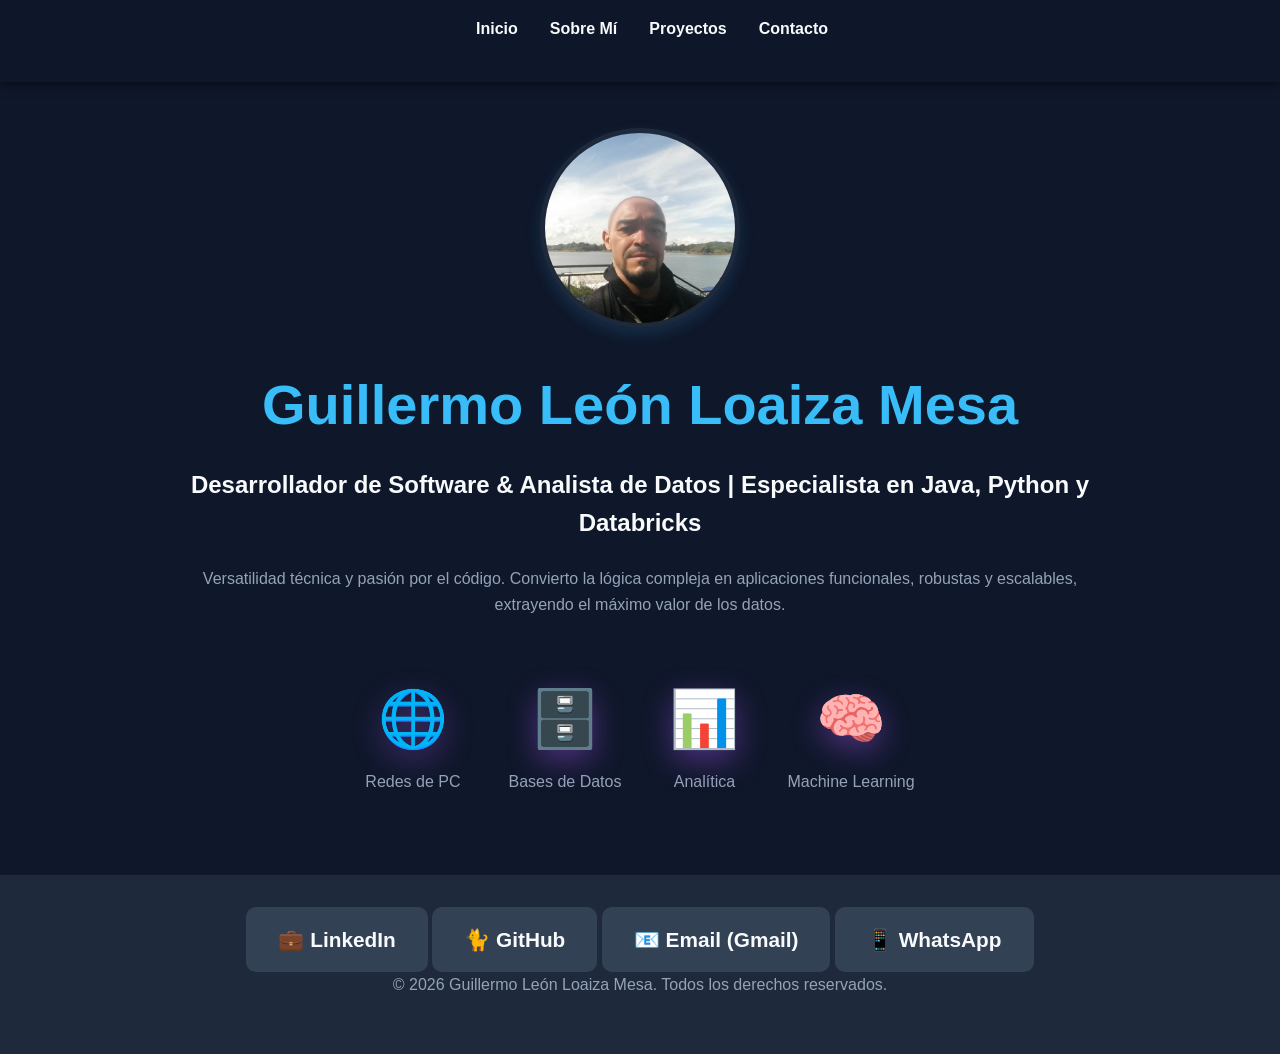
<file: index.html>
<!DOCTYPE html>
<html lang="es">
<head>
    <meta charset="UTF-8">
    <meta name="viewport" content="width=device-width, initial-scale=1.0">
    <meta name="description" content="Portafolio de Guillermo León Loaiza Mesa, Tecnólogo en Desarrollo de Software y futuro Ingeniero. Especialista en Java, JavaScript, Python y Análisis de Datos con Databricks.">
    <title>Guillermo Loaiza | Desarrollador de Software & Datos</title>
    <link rel="stylesheet" href="style.css">
</head>
<body>

    <nav>
    <ul>
        <li><a href="index.html">Inicio</a></li>
        <li><a href="sobre_mi.html">Sobre Mí</a></li>
        <li><a href="proyectos.html">Proyectos</a></li>
        <li><a href="contactos.html">Contacto</a></li>
    </ul>
</nav>

    <header id="inicio">
        <img src="profiles.jpeg" alt="Foto de Guillermo Loaiza" class="profile-img">
        <h1>Guillermo León Loaiza Mesa</h1>
        <h2>Desarrollador de Software & Analista de Datos | Especialista en Java, Python y Databricks</h2>
        <p>Versatilidad técnica y pasión por el código. Convierto la lógica compleja en aplicaciones funcionales, robustas y escalables, extrayendo el máximo valor de los datos.</p>
      <div class="animacion-inicio">
        <div class="item-tech">
        <div class="icono anim-1">🌐</div> 
        <span class="texto-tech">Redes de PC</span>
    </div>
    
    <div class="item-tech">
        <div class="icono anim-2">🗄️</div> 
        <span class="texto-tech">Bases de Datos</span>
    </div>
    
    <div class="item-tech">
        <div class="icono anim-3">📊</div> 
        <span class="texto-tech">Analítica</span>
    </div>
    
    <div class="item-tech">
        <div class="icono anim-4">🧠</div> 
        <span class="texto-tech">Machine Learning</span>
    </div>
     </div>

        
    </header>

    <footer>
        <div class="redes-sociales">
            <a href="https://www.linkedin.com/in/guillermo-leon-loaiza-mesa-226112328/" target="_blank" class="social-btn">💼 LinkedIn</a>
            <a href="https://github.com/memo-iud" target="_blank" class="social-btn">🐈 GitHub</a>
            <a href="https://mail.google.com/mail/?view=cm&fs=1&to=gl4552458@gmail.com" target="_blank" class="social-btn">📧 Email (Gmail)</a>
            <a href="https://wa.me/573218837300?text=Hola%20Guillermo,%20vi%20tu%20portafolio%20y%20me%20interesa%20tu%20perfil." target="_blank" class="social-btn">📱 WhatsApp</a>
        
        </div>
        <p>&copy; 2026 Guillermo León Loaiza Mesa. Todos los derechos reservados.</p>
    </footer>

</body>
</html>
</file>
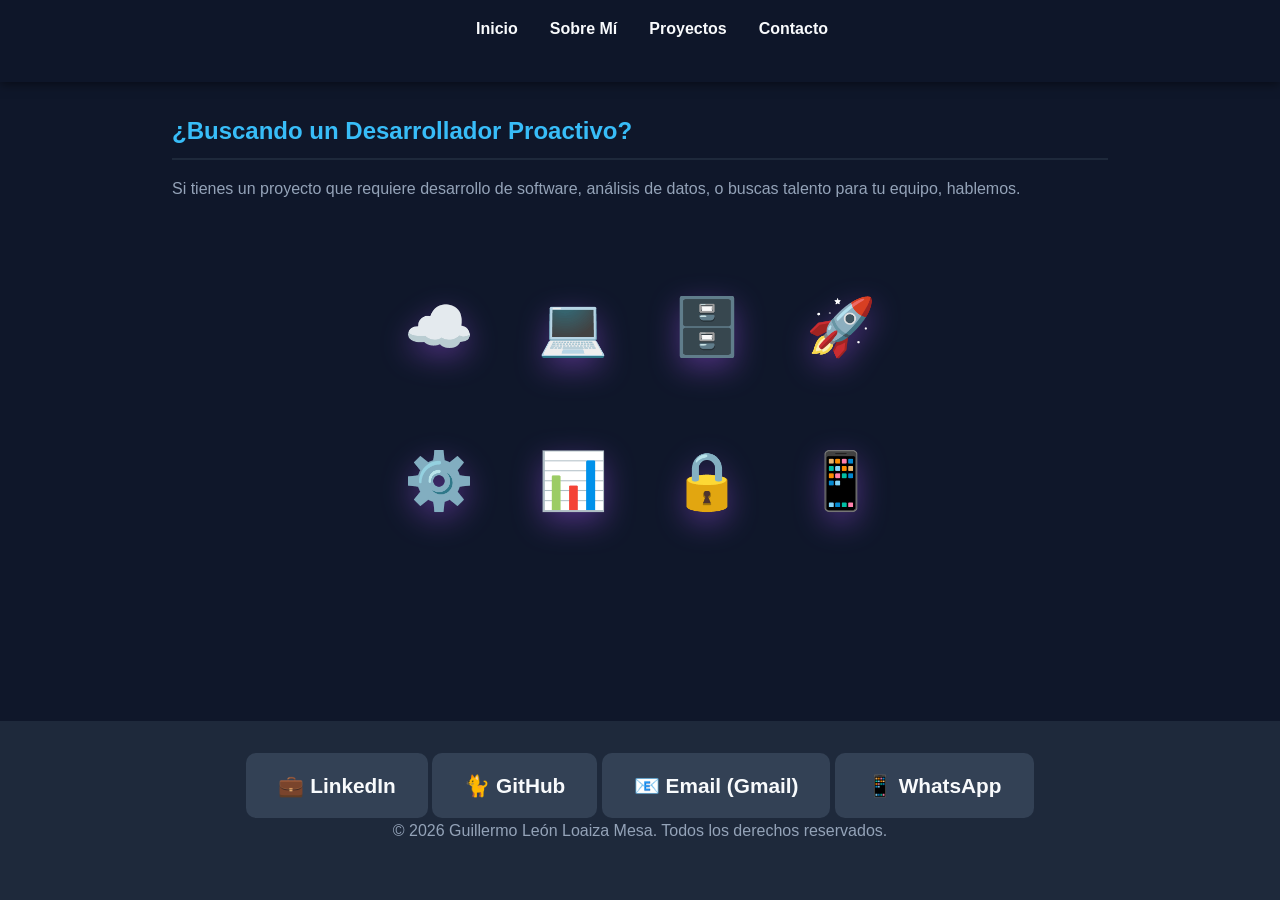
<file: contactos.html>
<!DOCTYPE html>
<html lang="es">
<head>
    <meta charset="UTF-8">
    <meta name="viewport" content="width=device-width, initial-scale=1.0">
    <title>Mis Proyectos | Guillermo Loaiza</title>
    <link rel="stylesheet" href="style.css"> 
</head>
<body>
    <nav>
        <ul>
            <li><a href="index.html">Inicio</a></li>
            <li><a href="sobre_mi.html">Sobre Mí</a></li>
            <li><a href="proyectos.html">Proyectos</a></li>
            <li><a href="contactos.html">Contacto</a></li>
        </ul>
    </nav>

    <main>
        <section id="contacto">
            <h2>¿Buscando un Desarrollador Proactivo?</h2>
            <p>Si tienes un proyecto que requiere desarrollo de software, análisis de datos, o buscas talento para tu equipo, hablemos.</p>
            <div class="animacion-tech">
    <div class="icono anim-1">☁️</div> <div class="icono anim-2">💻</div> <div class="icono anim-3">🗄️</div> <div class="icono anim-4">🚀</div> <div class="icono anim-5">⚙️</div> <div class="icono anim-6">📊</div> <div class="icono anim-7">🔒</div> <div class="icono anim-8">📱</div> </div>    
        </section>
    </main>

     <footer>
        <div class="redes-sociales">
            <a href="https://www.linkedin.com/in/guillermo-leon-loaiza-mesa-226112328/" target="_blank" class="social-btn">💼 LinkedIn</a>
            <a href="https://github.com/memo-iud" target="_blank" class="social-btn">🐈 GitHub</a>
            <a href="https://mail.google.com/mail/?view=cm&fs=1&to=gl4552458@gmail.com" target="_blank" class="social-btn">📧 Email (Gmail)</a>
            <a href="https://wa.me/573218837300?text=Hola%20Guillermo,%20vi%20tu%20portafolio%20y%20me%20interesa%20tu%20perfil." target="_blank" class="social-btn">📱 WhatsApp</a>
        
        </div>
        <p>&copy; 2026 Guillermo León Loaiza Mesa. Todos los derechos reservados.</p>
    </footer>

</body>
</html>
</file>
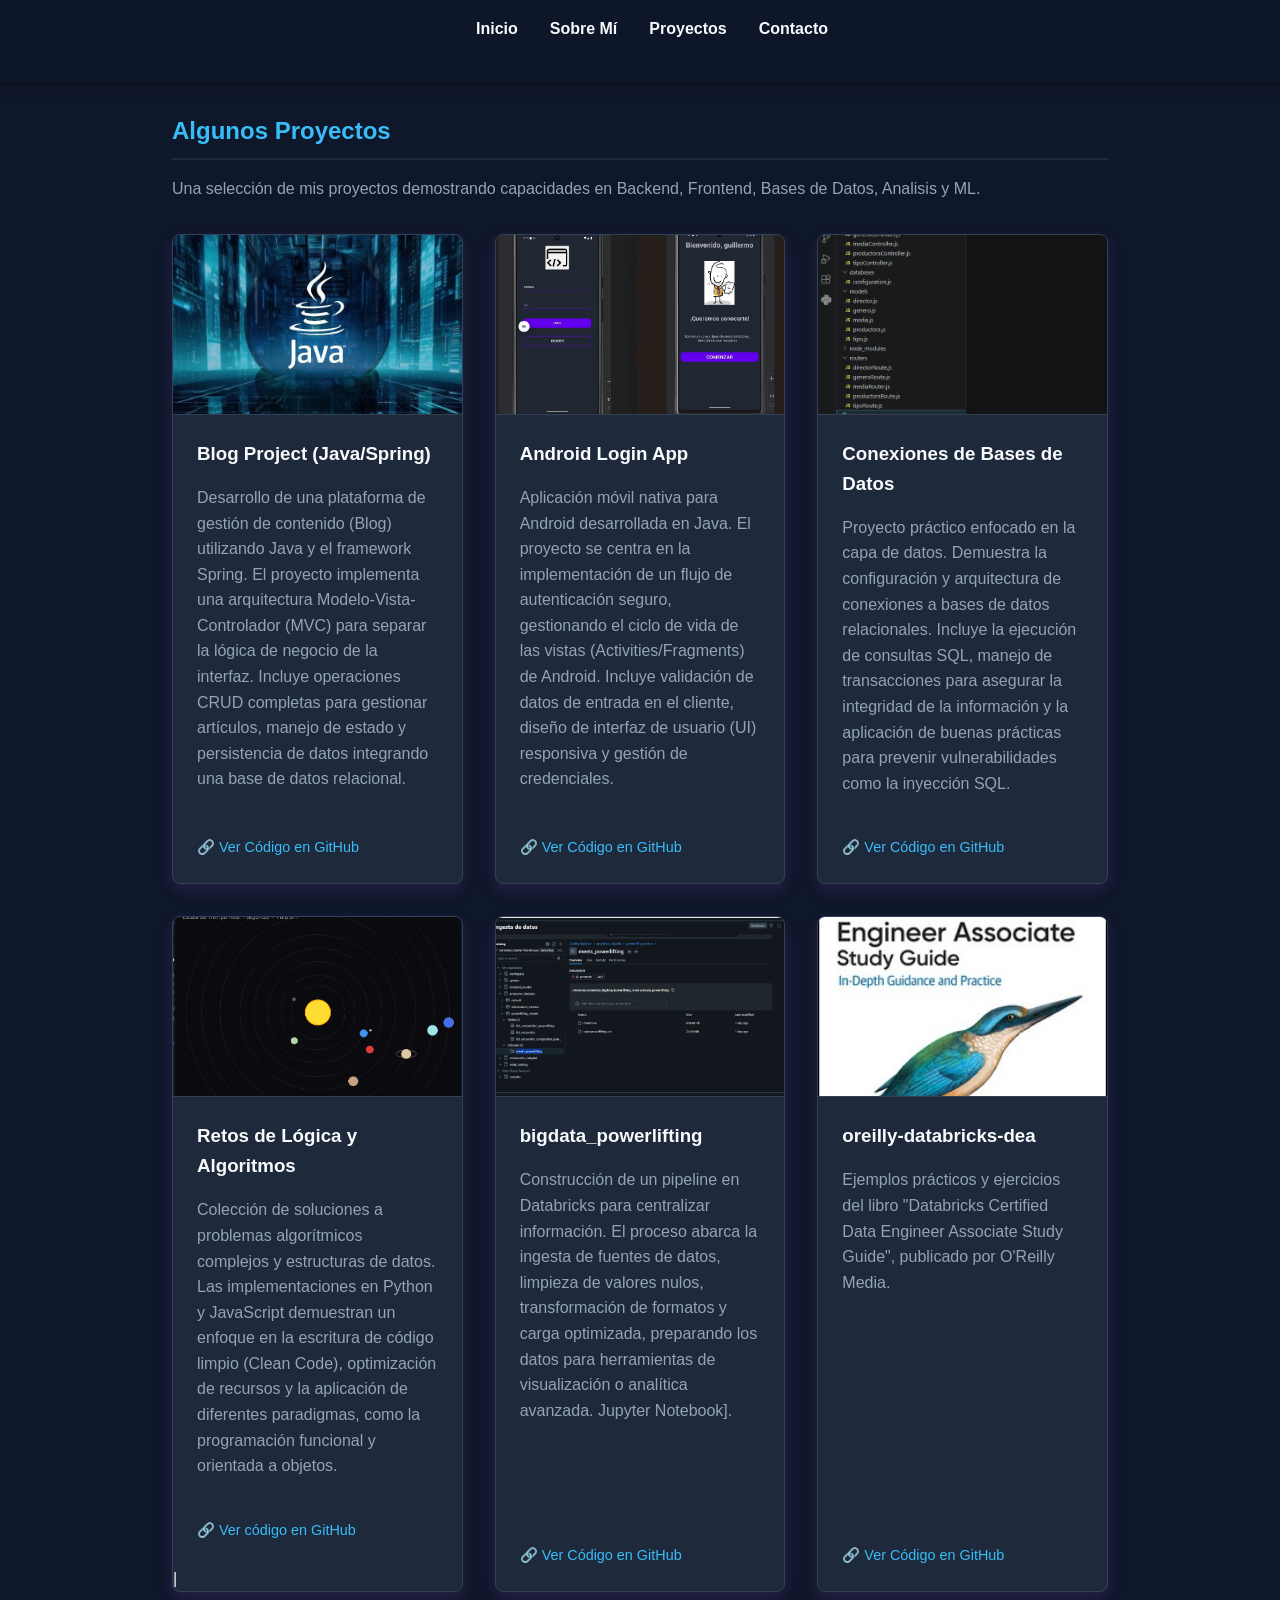
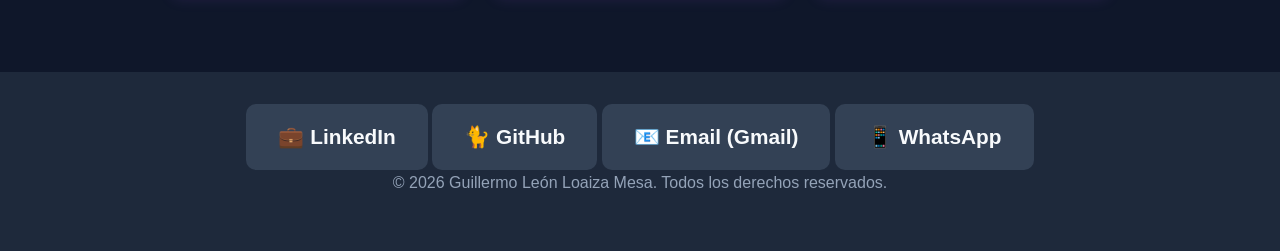
<file: proyectos.html>
<!DOCTYPE html>
<html lang="es">
<head>
    <meta charset="UTF-8">
    <meta name="viewport" content="width=device-width, initial-scale=1.0">
    <title>Mis Proyectos | Guillermo Loaiza</title>
    <link rel="stylesheet" href="style.css"> 
</head>
<body>
    <nav>
        <ul>
            <li><a href="index.html">Inicio</a></li>
            <li><a href="sobre_mi.html">Sobre Mí</a></li>
            <li><a href="proyectos.html">Proyectos</a></li>
            <li><a href="contactos.html">Contacto</a></li>
        </ul>
    </nav>

    <main>
        <section id="proyectos">
            <h2>Algunos Proyectos</h2>
            <p>Una selección de mis proyectos demostrando capacidades en Backend, Frontend, Bases de Datos, Analisis y ML.</p>
            
            <div class="proyectos-grid">
                <article class="proyecto-card">
                    <img src="profiles2.jpg" alt="java" class="proyecto-img">
                    <h3>Blog Project (Java/Spring)</h3>
                    <p>Desarrollo de una plataforma de gestión de contenido (Blog) utilizando Java y el framework Spring. El proyecto implementa una arquitectura Modelo-Vista-Controlador (MVC) para separar la lógica de negocio de la interfaz. Incluye operaciones CRUD completas para gestionar artículos, manejo de estado y persistencia de datos integrando una base de datos relacional.</p>
                    <a href="https://github.com/memo-iud/Blog_project" target="_blank">🔗 Ver Código en GitHub</a>
                </article>

                <article class="proyecto-card">
                    <img src="profiles3.png" alt="login" class="proyecto-img">
                    <h3>Android Login App</h3>
                    <p>Aplicación móvil nativa para Android desarrollada en Java. El proyecto se centra en la implementación de un flujo de autenticación seguro, gestionando el ciclo de vida de las vistas (Activities/Fragments) de Android. Incluye validación de datos de entrada en el cliente, diseño de interfaz de usuario (UI) responsiva y gestión de credenciales.</p>
                    <a href="https://github.com/memo-iud/Android_Login" target="_blank">🔗 Ver Código en GitHub</a>
                </article>

                <article class="proyecto-card">
                    <img src="profiles4.jpg" alt="Database" class="proyecto-img">
                    <h3>Conexiones de Bases de Datos</h3>
                    <p>Proyecto práctico enfocado en la capa de datos. Demuestra la configuración y arquitectura de conexiones a bases de datos relacionales. Incluye la ejecución de consultas SQL, manejo de transacciones para asegurar la integridad de la información y la aplicación de buenas prácticas para prevenir vulnerabilidades como la inyección SQL.</p>
                    <a href="https://github.com/memo-iud/ConectionsBD" target="_blank">🔗 Ver Código en GitHub</a>
                </article>

                <article class="proyecto-card">
                    <img src="profiles5.png" alt="ETL" class="proyecto-img">
                    <h3>Retos de Lógica y Algoritmos</h3>
                    <p>Colección de soluciones a problemas algorítmicos complejos y estructuras de datos. Las implementaciones en Python y JavaScript demuestran un enfoque en la escritura de código limpio (Clean Code), optimización de recursos y la aplicación de diferentes paradigmas, como la programación funcional y orientada a objetos.</p>
                    <a href="https://github.com/memo-iud/retos_de_programacion" target="_blank">🔗 Ver código en GitHub</a> | 
                    
                </article>

                <article class="proyecto-card">
                    <img src="profiles6.jpg" alt="ETL" class="proyecto-img">
                    <h3>bigdata_powerlifting</h3>
                    <p>Construcción de un pipeline en Databricks para centralizar información. El proceso abarca la ingesta de fuentes de datos, limpieza de valores nulos, transformación de formatos y carga optimizada, preparando los datos para herramientas de visualización o analítica avanzada. Jupyter Notebook].</p>
                    <a href="https://github.com/memo-iud/bigdata_Bloque2_2025" target="_blank">🔗 Ver Código en GitHub</a>    
                </article>

                <article class="proyecto-card">
                    <img src="profiles7.jpg" alt="databricks" class="proyecto-img">
                    <h3>oreilly-databricks-dea</h3>
                    <p>Ejemplos prácticos y ejercicios del libro "Databricks Certified Data Engineer Associate Study Guide", publicado por O'Reilly Media.</p>
                    <a href="https://github.com/memo-iud/oreilly-databricks-dea" target="_blank">🔗 Ver Código en GitHub</a>    
                </article>
            </div>
        </section>
    </main>
    <footer>
        <div class="redes-sociales">
            <a href="https://www.linkedin.com/in/guillermo-leon-loaiza-mesa-226112328/" target="_blank" class="social-btn">💼 LinkedIn</a>
            <a href="https://github.com/memo-iud" target="_blank" class="social-btn">🐈 GitHub</a>
            <a href="https://mail.google.com/mail/?view=cm&fs=1&to=gl4552458@gmail.com" target="_blank" class="social-btn">📧 Email (Gmail)</a>
            <a href="https://wa.me/573218837300?text=Hola%20Guillermo,%20vi%20tu%20portafolio%20y%20me%20interesa%20tu%20perfil." target="_blank" class="social-btn">📱 WhatsApp</a>
        
        </div>
        <p>&copy; 2026 Guillermo León Loaiza Mesa. Todos los derechos reservados.</p>
    </footer>
</body>
</html>
</file>
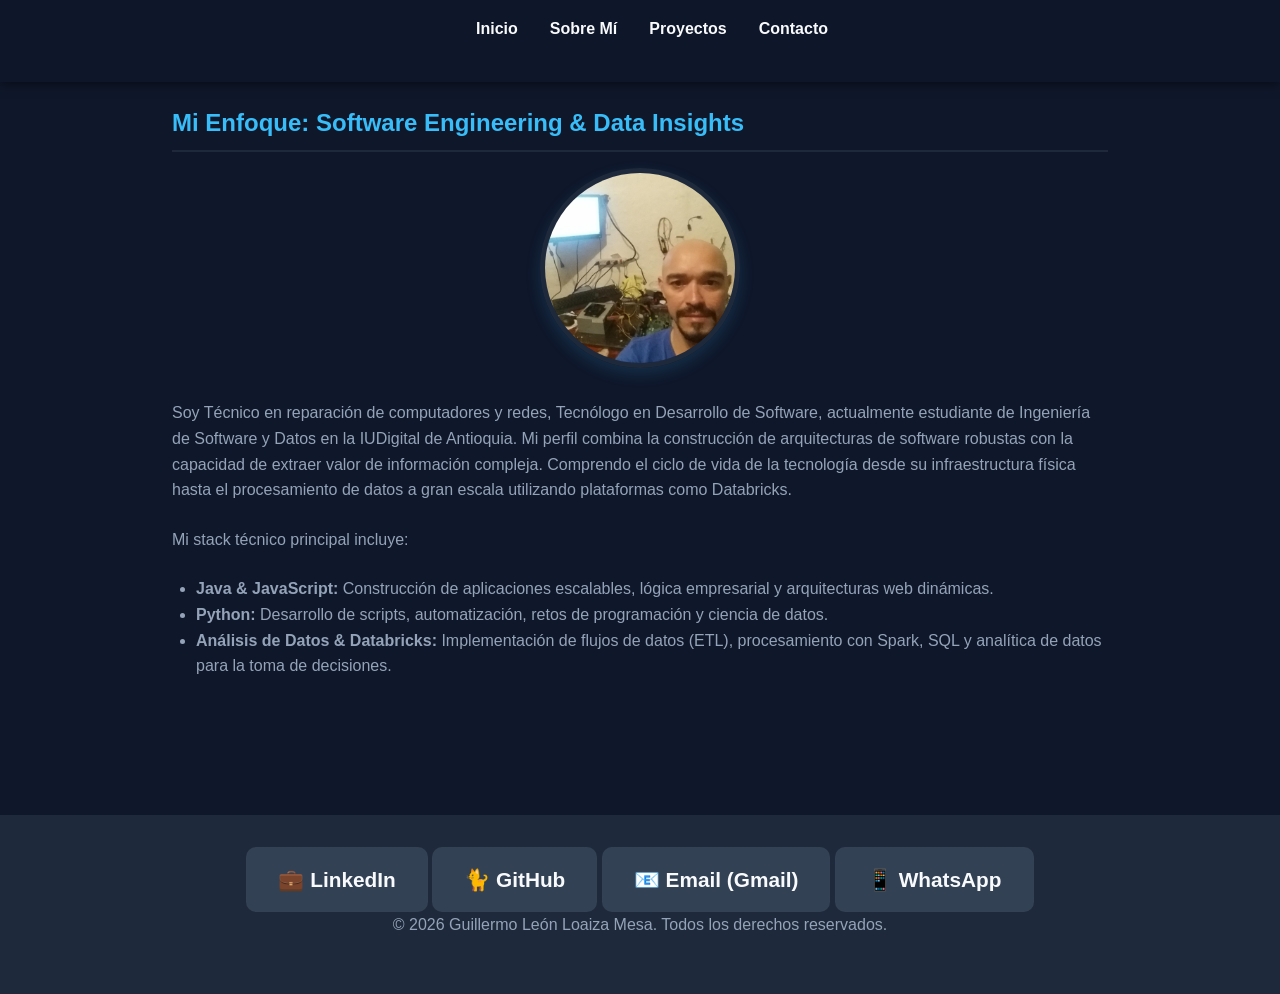
<file: sobre_mi.html>
<!DOCTYPE html>
<html lang="es">
<head>
    <meta charset="UTF-8">
    <meta name="viewport" content="width=device-width, initial-scale=1.0">
    <title>Mis Proyectos | Guillermo Loaiza</title>
    <link rel="stylesheet" href="style.css"> 
</head>
<body>
    <nav>
        <ul>
            <li><a href="index.html">Inicio</a></li>
            <li><a href="sobre_mi.html">Sobre Mí</a></li>
            <li><a href="proyectos.html">Proyectos</a></li>
            <li><a href="contactos.html">Contacto</a></li>
        </ul>
    </nav>

    <main>
         <section id="sobre-mi">
            <h2>Mi Enfoque: Software Engineering & Data Insights</h2>
            <img src="profiles1.jpg" alt="mantenimiento" class="profile-img">
            <p>Soy Técnico en reparación de computadores y redes, Tecnólogo en Desarrollo de Software, actualmente estudiante de Ingeniería de Software y Datos en la IUDigital de Antioquia. Mi perfil combina la construcción de arquitecturas de software robustas con la capacidad de extraer valor de información compleja. Comprendo el ciclo de vida de la tecnología desde su infraestructura física hasta el procesamiento de datos a gran escala utilizando plataformas como Databricks.</p>
            <p>Mi stack técnico principal incluye:</p>
            <ul>
                <li><strong>Java & JavaScript:</strong> Construcción de aplicaciones escalables, lógica empresarial y arquitecturas web dinámicas.</li>
                <li><strong>Python:</strong> Desarrollo de scripts, automatización, retos de programación y ciencia de datos.</li>
                <li><strong>Análisis de Datos & Databricks:</strong> Implementación de flujos de datos (ETL), procesamiento con Spark, SQL y analítica de datos para la toma de decisiones.</li>
            </ul>
        </section>
    </main>
<footer>
        <div class="redes-sociales">
            <a href="https://www.linkedin.com/in/guillermo-leon-loaiza-mesa-226112328/" target="_blank" class="social-btn">💼 LinkedIn</a>
            <a href="https://github.com/memo-iud" target="_blank" class="social-btn">🐈 GitHub</a>
            <a href="https://mail.google.com/mail/?view=cm&fs=1&to=gl4552458@gmail.com" target="_blank" class="social-btn">📧 Email (Gmail)</a>
            <a href="https://wa.me/573218837300?text=Hola%20Guillermo,%20vi%20tu%20portafolio%20y%20me%20interesa%20tu%20perfil." target="_blank" class="social-btn">📱 WhatsApp</a>
        
        </div>
        <p>&copy; 2026 Guillermo León Loaiza Mesa. Todos los derechos reservados.</p>
    </footer>
</body>
</html>
</file>
<file: style.css>
/* --- VARIABLES GLOBALES (Paleta de colores) --- */
:root {
    --bg-color: #0f172a; /* Fondo azul muy oscuro */
    --text-main: #f8fafc; /* Texto principal blanco/gris */
    --text-muted: #94a3b8; /* Texto secundario grisáceo */
    --accent-color: #38bdf8; /* Azul claro para botones y enlaces */
    --card-bg: #1e293b; /* Fondo de las tarjetas de proyectos */
}

/* --- RESET Y ESTILOS BASE --- */
* {
    margin: 0;
    padding: 0;
    box-sizing: border-box;
    font-family: 'Segoe UI', Roboto, Helvetica, Arial, sans-serif;
}

html {
    scroll-behavior: smooth; /* Animación suave al hacer clic en el menú */
}

body {
    background-color: var(--bg-color);
    color: var(--text-main);
    line-height: 1.6;
    display: flex;
    flex-direction: column;
    min-height: 100vh; /* Obliga a la página a medir mínimo el 100% del alto de la pantalla */
}

/* --- NAVEGACIÓN --- */
nav {
    background-color: rgba(15, 23, 42, 0.9);
    padding: 1rem 2rem;
    position: fixed; /* Mantiene el menú arriba al hacer scroll */
    width: 100%;
    top: 0;
    z-index: 100;
    box-shadow: 0 2px 10px rgba(0,0,0,0.5);
}

nav ul {
    list-style: none;
    display: flex;
    justify-content: center;
    gap: 2rem;
}

nav a {
    color: var(--text-main);
    text-decoration: none;
    font-weight: bold;
    transition: color 0.3s ease;
}

nav a:hover {
    color: var(--accent-color);
}

/* --- SECCIONES GENERALES --- */
section, header {
    padding: 6rem 2rem 4rem; /* Espaciado interno */
    max-width: 1000px;
    margin: 0 auto; /* Centra el contenido */
}

h1, h2, h3 {
    margin-bottom: 1rem;
}

h2 {
    color: var(--accent-color);
    border-bottom: 2px solid var(--card-bg);
    padding-bottom: 0.5rem;
}

p, ul {
    margin-bottom: 1.5rem;
    color: var(--text-muted);
}

ul {
    padding-left: 1.5rem;
}

/* --- ENCABEZADO (HOME) --- */
#inicio {
    text-align: center;
    padding-top: 10rem;
    min-height: 80vh;
    display: flex;
    flex-direction: column;
    justify-content: center;
    align-items: center;
}

#inicio h1 {
    font-size: 3.5rem;
    color: var(--accent-color);
}

#inicio h2 {
    font-size: 1.5rem;
    border: none;
    color: var(--text-main);
    
}

/* Botones / Enlaces principales */
#inicio a, .btn-contacto {
    display: inline-block;
    background-color: var(--card-bg);
    color: var(--accent-color);
    padding: 0.8rem 1.5rem;
    text-decoration: none;
    border-radius: 5px;
    margin: 0.5rem;
    border: 1px solid var(--accent-color);
    transition: all 0.3s ease;
    box-shadow: 0 12px 30px rgba(168, 85, 247, 0.15); 
}

#inicio a:hover, .btn-contacto:hover {
    background-color: var(--accent-color);
    color: var(--bg-color);
}

.profile-img {
    width: 200px;
    height: 200px;
    border-radius: 50%;
    object-fit: cover;
    border: 5px solid var(--card-bg);
    box-shadow: 0 6px 15px rgba(56, 189, 248, 0.15); 
    transition: transform 0.3s ease, box-shadow 0.3s ease;
    display: block;
    margin: 0 auto 2rem auto;
}

.profile-img:hover {
    transform: scale(1.05); 
    box-shadow: 0 12px 30px rgba(56, 189, 248, 0.35); 
}

/* --- GRID DE PROYECTOS --- */
.proyectos-grid {
    display: grid;
    /* AQUÍ ESTÁ EL CAMBIO: Forzamos exactamente 3 columnas del mismo tamaño */
    grid-template-columns: repeat(3, 1fr);
    gap: 2rem;
    margin-top: 2rem;
}

/* --- TRUCO RESPONSIVE (MÓVILES) --- */
/* Como 3 columnas en un celular se verían súper aplastadas, le decimos 
   al navegador que si la pantalla es pequeña, las ponga en 1 sola fila hacia abajo */
@media (max-width: 800px) {
    .proyectos-grid {
        grid-template-columns: 1fr; 
    }
}

/* --- TARJETAS DE PROYECTOS --- */
.proyecto-card {
    background-color: var(--card-bg);
    /* AQUÍ ESTÁ LA MAGIA: Quitamos el padding general */
    padding: 0; 
    border-radius: 8px;
    border: 1px solid #334155;
    overflow: hidden; 
    box-shadow: 0 6px 15px rgba(168, 85, 247, 0.15); 
    transition: transform 0.3s ease, box-shadow 0.3s ease, border-color 0.3s ease;
    /* Esto ayuda a que el botón siempre quede abajo si los textos son de distinto tamaño */
    display: flex;
    flex-direction: column; 
}

.proyecto-card:hover {
    transform: translateY(-8px); 
    border-color: var(--accent-color);
    box-shadow: 0 12px 30px rgba(168, 85, 247, 0.15); 
}

/* --- ESTILO DE LA FOTO --- */
.proyecto-img {
    width: 100%;
    height: 180px; 
    object-fit: cover; 
    border-bottom: 1px solid #334155;
}

/* LE DAMOS EL ESPACIO SOLO A LOS TEXTOS */
.proyecto-card h3, 
.proyecto-card p, 
.proyecto-card a {
    padding-left: 1.5rem;
    padding-right: 1.5rem;
}

.proyecto-card h3 {
    color: var(--text-main);
    margin-top: 1.5rem; 
}

.proyecto-card p {
    flex-grow: 1; /* Empuja el enlace hacia abajo */
}

.proyecto-card a {
    color: var(--accent-color);
    text-decoration: none;
    font-size: 0.9rem;
    display: inline-block;
    margin-top: 1rem; 
    margin-bottom: 1.5rem; /* Espacio final antes de que acabe la tarjeta */
}

.proyecto-card a:hover {
    text-decoration: underline;
}
/* --- FOOTER --- */
footer {
    text-align: center;
    padding: 2rem;
    background-color: var(--card-bg);
    color: var(--text-muted);
    margin-top: 3rem;
}

section, header {
    /* Mantenemos el padding lateral, pero reducimos el superior e inferior por defecto */
    padding: 2rem 2rem; 
    max-width: 1000px;
    margin: 0 auto; /* Centra el contenido */
}

#inicio {
    display: flex;
    flex-direction: column;
    justify-content: center;
    align-items: center;
    text-align: center;
    
    /* Ajustes clave para el espacio */
    min-height: 70vh;     /* Un poco menos de altura total */
    padding-top: 8rem;    /* Espacio superior para el menú fijo */
    padding-bottom: 0rem; /* ¡Eliminamos el espacio inferior del header! */
}

#sobre-mi {
    /* Le damos un relleno superior pequeño para que no pegue con los botones del header */
    padding-top: 1.5rem; 
    padding-bottom: 4rem; /* Mantenemos el espacio inferior para la siguiente sección */
}

/* Asegurar que el título H2 no añada margen superior extra */
#sobre-mi h2 {
    margin-top: 0;
    margin-bottom: 1rem;
    color: var(--accent-color);
    border-bottom: 2px solid var(--card-bg);
    padding-bottom: 0.5rem;
}

/*footer */

.social-btn {
    display: inline-block;
    color: var(--text-main);
    background-color: #334155;
    padding: 1rem 2rem; 
    border-radius: 10px;
    text-decoration: none;
    font-size: 1.3rem; 
    font-weight: bold;
    transition: all 0.3s ease;
}

.social-btn:hover {
    background-color: var(--accent-color);
    color: var(--bg-color);
    transform: translateY(-5px);
}

/* --- ESTILO PARA LAS FOTOS DE LOS PROYECTOS (RECTANGULARES) --- */
.proyecto-img {
    width: 100%;        /* <-- ¡Esta es la clave! La imagen nunca será más ancha que la tarjeta */
    height: 180px;       /* Altura fija para que todas las tarjetas se vean iguales */
    object-fit: cover;   /* Recorta la imagen bonito para que no se estire feo */
    display: block;      /* Elimina espacios en blanco extraños debajo */
    border-bottom: 1px solid #334155; /* Una línea divisoria elegante */
}
/* --- ESPACIO PARA QUE EL MENÚ NO TAPE EL CONTENIDO --- */
main {
    /* Esto empuja todo el contenido del main hacia abajo. 
       Si tu menú es más ancho, puedes subir este número a 100px o 120px */
    padding-top: 80px; 
    flex-grow: 1; /* Esto hace que el contenido central se expanda y empuje el footer hacia abajo */
}

/* =========================================================================
   ANIMACIÓN DE ÍCONOS FLOTANTES (PÁGINA DE CONTACTO)
   ========================================================================= */

.animacion-tech {
    display: grid;
    /* Esto le dice que haga exactamente 4 columnas ajustadas a su contenido */
    grid-template-columns: repeat(4, max-content); 
    justify-content: center; /* Centra todo el bloque en la pantalla */
    gap: 4rem; /* Espacio entre los íconos (tanto a los lados como arriba/abajo) */
    margin-top: 5rem; 
    font-size: 3.5rem; 
}

.icono {
    /* Le damos un brillo morado sutil de fondo */
    filter: drop-shadow(0 10px 15px rgba(168, 85, 247, 0.4));
    
    /* Esta línea llama a la animación que crearemos abajo */
    animation: levitar 3s ease-in-out infinite;
}

/* Desfasamos los tiempos para el efecto ola */
.anim-1 { animation-delay: 0s; }
.anim-2 { animation-delay: 0.6s; }
.anim-3 { animation-delay: 1.2s; }
.anim-4 { animation-delay: 1.8s; }

/* Nuevos íconos de la segunda fila */
.anim-5 { animation-delay: 0.9s; }
.anim-6 { animation-delay: 1.5s; }
.anim-7 { animation-delay: 2.1s; }
.anim-8 { animation-delay: 0.3s; }

/* Los "Keyframes" son las instrucciones de movimiento */
@keyframes levitar {
    0% { 
        transform: translateY(0px); 
    }
    50% { 
        transform: translateY(-25px); /* Sube 25 píxeles a la mitad de la animación */
    }
    100% { 
        transform: translateY(0px); /* Vuelve a su posición original */
    }
}
/* =========================================================================
   CONTENEDOR DE ÍCONOS Y TEXTOS (PÁGINA DE INICIO)
   ========================================================================= */

.animacion-inicio {
    display: flex;
    justify-content: center;
    gap: 3rem; /* Espacio entre los íconos */
    margin-top: auto; /* Separación del texto de tu perfil */
    margin-bottom: 2rem; /* Espacio extra en la parte de abajo */
    font-size: 3.5rem; /* Tamaño de los íconos */
    padding-top: 2rem; 
}

.item-tech {
    display: flex;
    flex-direction: column;
    align-items: center; /* Centra el texto justo debajo del ícono */
    gap: 1rem; /* Espacio entre el emoji y las letras */
}

.texto-tech {
    font-size: 16px; /* Forzamos un tamaño normal en píxeles */
    color: #94a3b8; /* Un gris azulado claro muy moderno */
    font-weight: 500;
    text-align: center;
    white-space: nowrap; /* Mantiene frases largas en una sola línea */
    margin-top: -10px; /* Acerca un poquito el texto al ícono */
}

/* En pantallas pequeñas (celulares), reducimos un poco el espacio para que quepan bien */
@media (max-width: 600px) {
    .animacion-inicio {
        gap: 1.5rem;
        font-size: 2.5rem;
    }
}
/* =========================================================================
   AJUSTES RESPONSIVOS (TABLETS Y CELULARES)
   ========================================================================= */

/* 📱 1. AJUSTES PARA TABLETS (Pantallas medianas, hasta 900px) */
@media (max-width: 900px) {
    /* Menú un poco más compacto */
    nav ul {
        gap: 1.5rem;
    }

    /* Achicamos proporcionalmente los textos principales */
    header h1 {
        font-size: 3rem; 
    }
    header h2, header h3 {
        font-size: 1.5rem;
    }

    /* Juntamos un poco los íconos para que no se separen tanto */
    .animacion-inicio {
        gap: 1.5rem; 
        font-size: 2.8rem;
    }
    
    .texto-tech {
        font-size: 14px;
    }
}

/* 📱 2. AJUSTES PARA CELULARES (Pantallas pequeñas, hasta 600px) */
@media (max-width: 600px) {
    
    /* Menú superior (evita que se parta) */
    nav ul {
        gap: 0.8rem;
    }
    nav ul li a {
        font-size: 0.9rem;
        white-space: nowrap; 
    }

    /* Textos principales (¡Para que no se vean gigantes en la pantallita!) */
    header h1 {
        font-size: 2.2rem !important; 
        line-height: 1.2;
        margin-bottom: 0.5rem;
    }
    header h2, header h3 {
        font-size: 1.1rem !important; 
        padding: 0 10px;
        line-height: 1.4;
    }
    header p {
        font-size: 0.95rem; 
        padding: 0 15px;
    }

    /* Íconos de tecnología (Evita que "Machine Learning" se salga) */
    .animacion-inicio {
        gap: 0.8rem !important; 
        font-size: 2rem !important; 
    }
    .item-tech {
        gap: 0.5rem; /* Acerca el texto al ícono */
    }
    .texto-tech {
        font-size: 11px !important; 
        white-space: normal !important; /* Permite que el texto baje a dos líneas si no cabe */
        line-height: 1.2;
        margin-top: 0;
    }

    /* Footer (La cuadrícula 2x2 que ya quedó perfecta) */
    .redes-sociales { 
        display: grid !important; 
        grid-template-columns: 1fr 1fr; 
        gap: 10px; 
        padding: 0 15px; 
        width: 100%;
        box-sizing: border-box; 
    }
    .social-btn {
        width: 100%; 
        justify-content: center; 
        font-size: 0.85rem; 
        padding: 0.6rem 0.5rem;
        box-sizing: border-box;
    }
}
</file>
